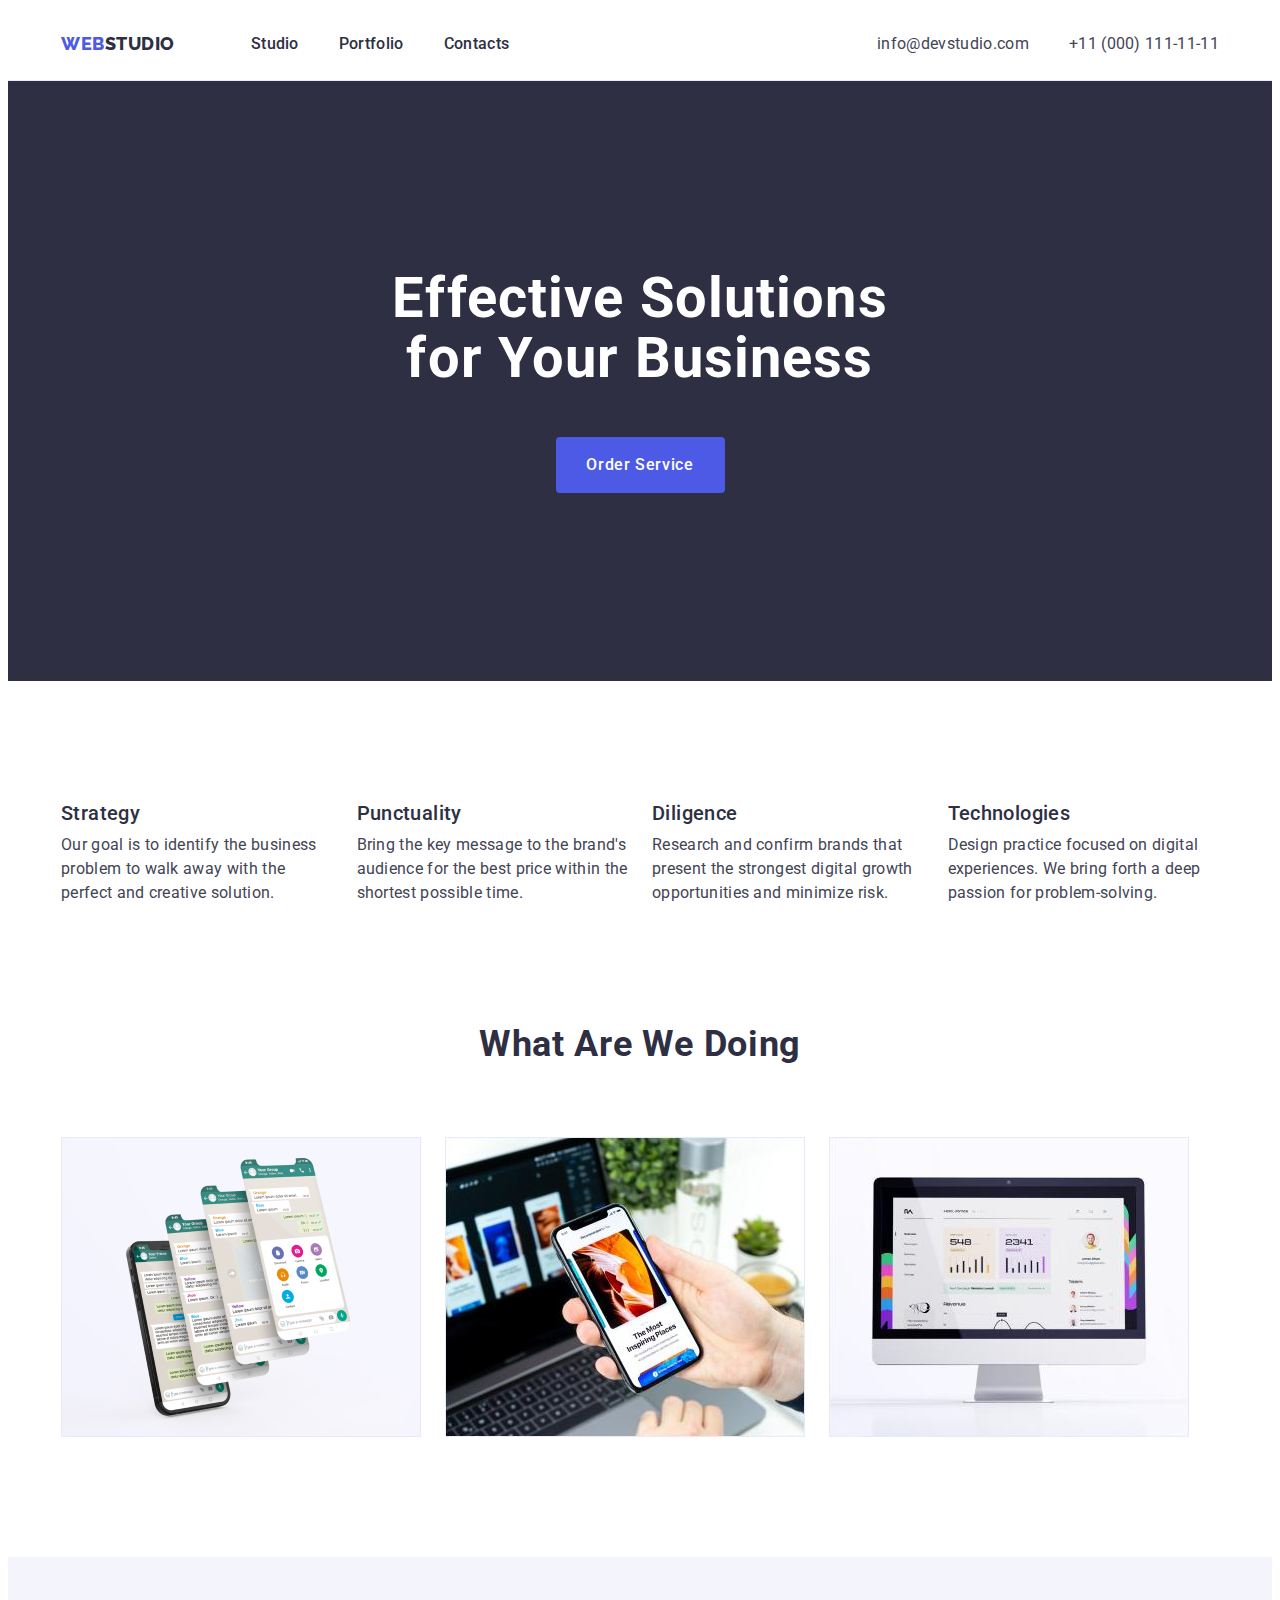
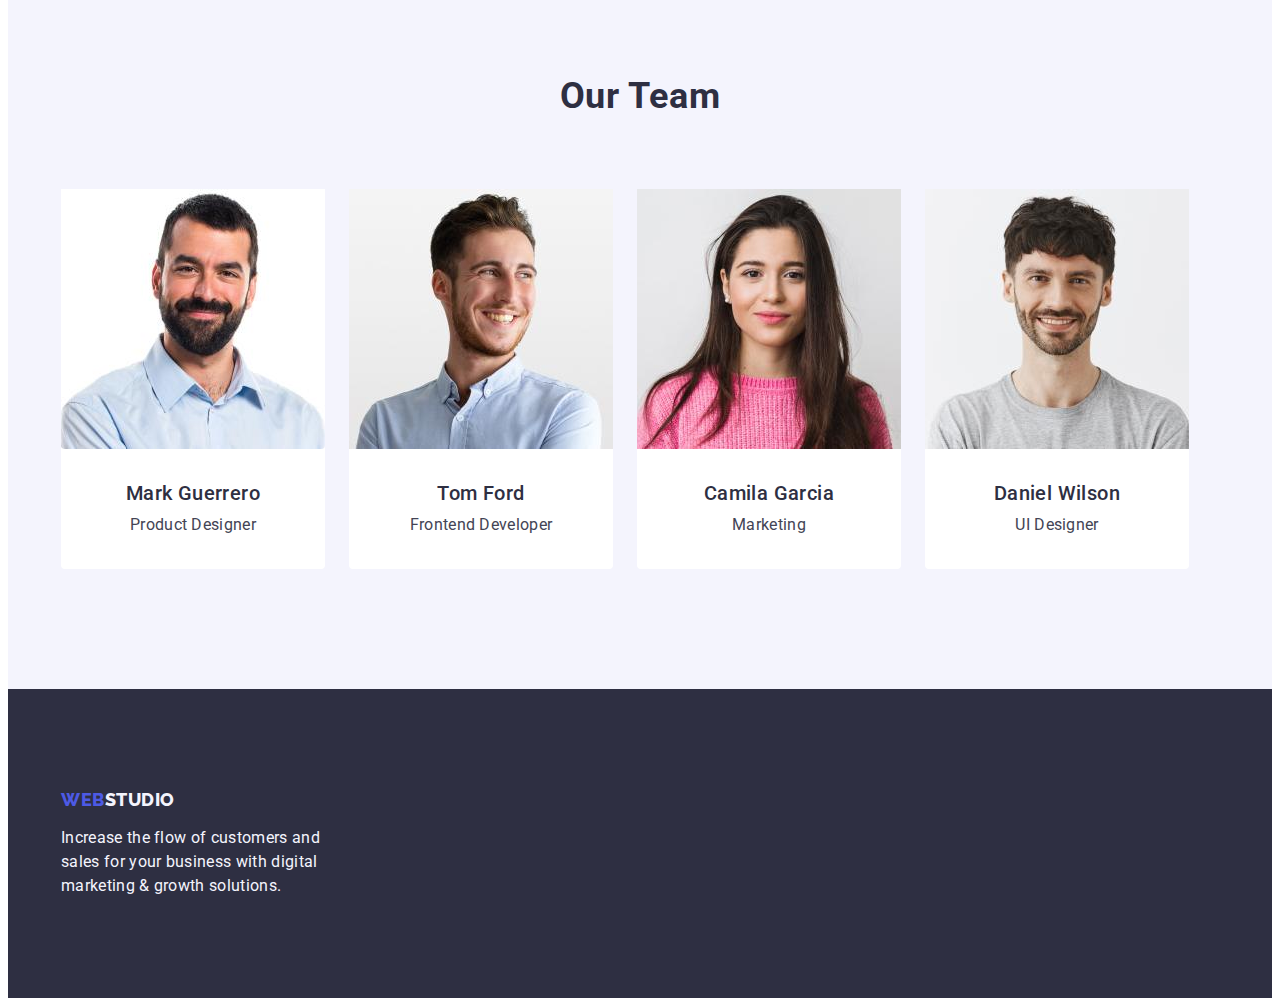
<file: index.html>
<!DOCTYPE html>
<html lang="en">
  <head>
    <meta charset="UTF-8" />
    <meta name="viewport" content="width=device-width, initial-scale=1.0" />
    <link rel="preconnect" href="https://fonts.googleapis.com" />
    <link rel="preconnect" href="https://fonts.gstatic.com" crossorigin />
    <link
      href="https://fonts.googleapis.com/css2?family=Raleway:wght@800&family=Roboto:wght@400;500;700&display=swap"
      rel="stylesheet"
    />
    <link
      rel="stylesheet"
      href="https://cdnjs.cloudflare.com/ajax/libs/modern-normalize/2.0.0/modern-normalize.min.css"
      integrity="sha512-4xo8blKMVCiXpTaLzQSLSw3KFOVPWhm/TRtuPVc4WG6kUgjH6J03IBuG7JZPkcWMxJ5huwaBpOpnwYElP/m6wg=="
      crossorigin="anonymous"
      referrerpolicy="no-referrer"
    />
    <link rel="stylesheet" href="./css/style.css" />
    <title>Web-Studio</title>
  </head>
  <body>
    <header class="header">
      <div class="container header-container">
        <nav class="list header-navigation">
          <a class="logo link" href="./index.html"
            >Web<span class="studio">Studio</span></a
          >
          <ul class="list list-header">
            <li>
              <a class="header-link link" href="./index.html">Studio</a>
            </li>
            <li>
              <a class="header-link link" href="./portfolio.html">Portfolio</a>
            </li>
            <li>
              <a class="header-link link" href="">Contacts</a>
            </li>
          </ul>
        </nav>

        <address>
          <ul class="list header-contacts-list">
            <li class="header-contacts-item">
              <a class="header-contacts link" href="mailto:info@devstudio.com"
                >info@devstudio.com</a
              >
            </li>
            <li class="header-contacts-item">
              <a class="header-contacts link" href="tel:+110001111111"
                >+11 (000) 111-11-11</a
              >
            </li>
          </ul>
        </address>
      </div>
    </header>

    <main>
      <section class="hero">
        <div class="container">
          <h1 class="hero-title">Effective Solutions for Your Business</h1>

          <button class="hero-btn" type="button">Order Service</button>
        </div>
      </section>

      <section class="studio">
        <div class="container">
          <h2 class="visually-hidden" id="Studio">Studio</h2>
          <ul class="list container-studio">
            <li class="studio-menu-item">
              <h3 class="studio-subtitle">Strategy</h3>
              <p class="studio-text">
                Our goal is to identify the business problem to walk away with
                the perfect and creative solution.
              </p>
            </li>
            <li class="studio-menu-item">
              <h3 class="studio-subtitle">Punctuality</h3>
              <p class="studio-text">
                Bring the key message to the brand's audience for the best price
                within the shortest possible time.
              </p>
            </li>
            <li class="studio-menu-item">
              <h3 class="studio-subtitle">Diligence</h3>
              <p class="studio-text">
                Research and confirm brands that present the strongest digital
                growth opportunities and minimize risk.
              </p>
            </li>
            <li class="studio-menu-item">
              <h3 class="studio-subtitle">Technologies</h3>
              <p class="studio-text">
                Design practice focused on digital experiences. We bring forth a
                deep passion for problem-solving.
              </p>
            </li>
          </ul>
        </div>
      </section>

      <section class="whatdoes">
        <div class="container">
          <h2 class="whatdoes-title">What are we doing</h2>
          <ul class="list container-whatdoes">
            <li class="whatdoes-menu-item">
              <img
                src="./images/Rectangle1.jpg"
                alt="Drawing Portfolio 1"
                width="360"
                height="300"
              />
            </li>
            <li class="whatdoes-menu-item">
              <img
                src="./images/Rectangle2.jpg"
                alt="Drawing Portfolio 2"
                width="360"
                height="300"
              />
            </li>
            <li class="whatdoes-menu-item">
              <img
                src="./images/Rectangle3.jpg"
                alt="Drawing Portfolio 3"
                width="360"
                height="300"
              />
            </li>
          </ul>
        </div>
      </section>

      <section class="ourteam">
        <div class="container">
          <h2 class="ourteam-title">Our Team</h2>
          <ul class="list container-ourteam">
            <li class="ourteam-meny-item">
              <img
                src="./images/Mark.jpg"
                alt="foto Mark"
                width="264"
                class="ourteam-meny-item"
                height="260"
              />
              <div class="ourteam-position">
                <h3 class="ourteam-subtitle">Mark Guerrero</h3>
                <p class="ourteam-text">Product Designer</p>
              </div>
            </li>
            <li class="ourteam-meny-item">
              <img
                src="./images/Tom.jpg"
                alt="foto Tom"
                width="264"
                height="260"
              />
              <div class="ourteam-position">
                <h3 class="ourteam-subtitle">Tom Ford</h3>
                <p class="ourteam-text">Frontend Developer</p>
              </div>
            </li>
            <li class="ourteam-meny-item">
              <img
                src="./images/Camila.jpg"
                alt="foto Camila"
                width="264"
                height="260"
              />
              <div class="ourteam-position">
                <h3 class="ourteam-subtitle">Camila Garcia</h3>
                <p class="ourteam-text">Marketing</p>
              </div>
            </li>
            <li class="ourteam-meny-item">
              <img
                src="./images/Daniel.jpg"
                alt="foto Daniel"
                width="264"
                height="260"
              />
              <div class="ourteam-position">
                <h3 class="ourteam-subtitle">Daniel Wilson</h3>
                <p class="ourteam-text">UI Designer</p>
              </div>
            </li>
          </ul>
        </div>
      </section>
    </main>
    <footer class="footer">
      <div class="container">
        <a class="footer-logo link" href="./index.html">
          Web<span class="footer-span">Studio</span></a
        >
        <p class="footer-text">
          Increase the flow of customers and sales for your business with
          digital marketing & growth solutions.
        </p>
      </div>
    </footer>
  </body>
</html>
</file>
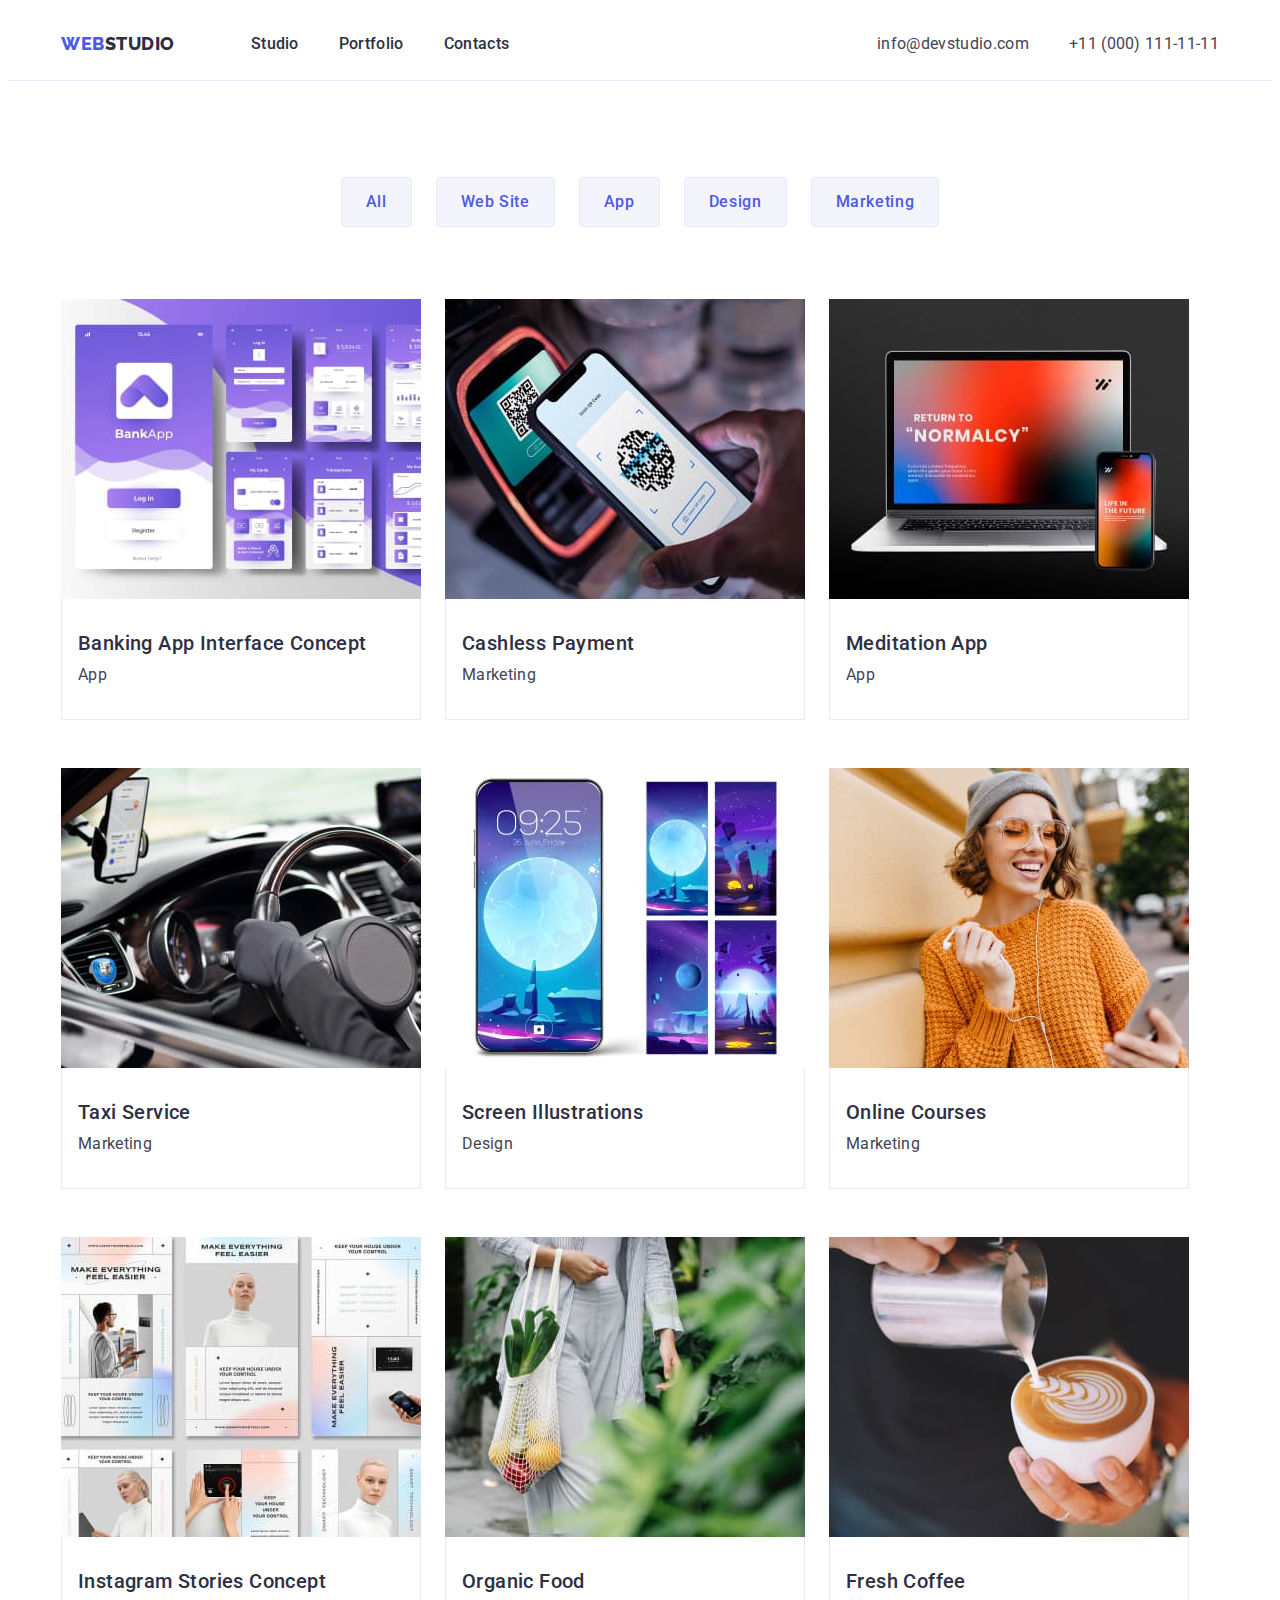
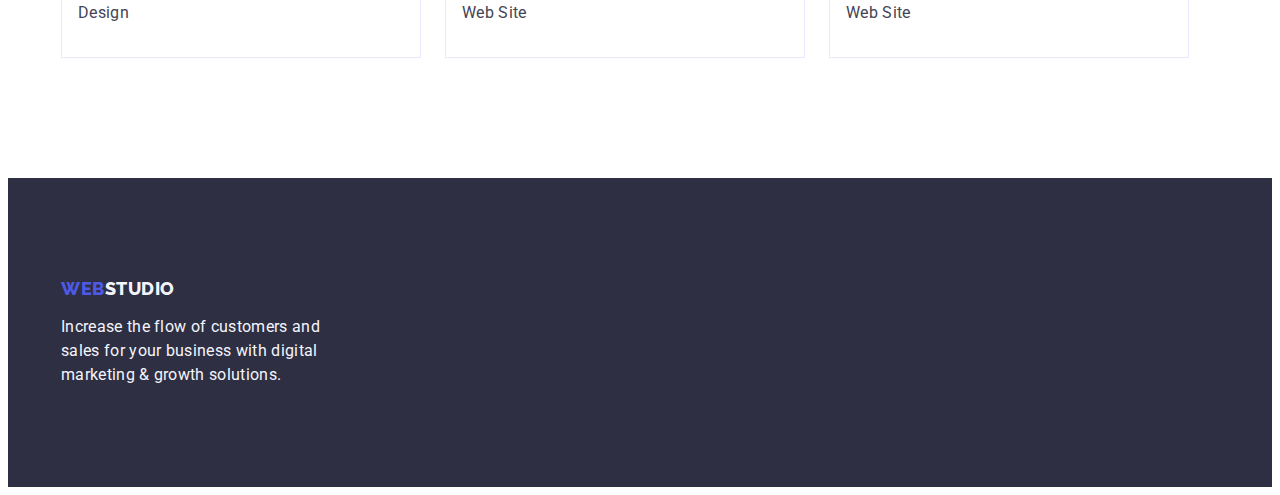
<file: portfolio.html>
<!DOCTYPE html>
<html lang="en">
  <head>
    <meta charset="UTF-8" />
    <meta name="viewport" content="width=device-width, initial-scale=1.0" />
    <link rel="preconnect" href="https://fonts.googleapis.com" />
    <link rel="preconnect" href="https://fonts.gstatic.com" crossorigin />
    <link
      href="https://fonts.googleapis.com/css2?family=Raleway:wght@800&family=Roboto:wght@400;500;700&display=swap"
      rel="stylesheet"
    />
    <link
      rel="stylesheet"
      href="https://cdnjs.cloudflare.com/ajax/libs/modern-normalize/2.0.0/modern-normalize.min.css"
      integrity="sha512-4xo8blKMVCiXpTaLzQSLSw3KFOVPWhm/TRtuPVc4WG6kUgjH6J03IBuG7JZPkcWMxJ5huwaBpOpnwYElP/m6wg=="
      crossorigin="anonymous"
      referrerpolicy="no-referrer"
    />
    <link rel="stylesheet" href="./css/style.css" />
    <title>Portfolio</title>
  </head>
  <body>
    <header class="header">
      <div class="container header-container">
        <nav class="list header-navigation">
          <a class="logo link" href="./index.html"
            >Web<span class="studio">Studio</span></a
          >
          <ul class="list list-header">
            <li>
              <a class="header-link link" href="./index.html">Studio</a>
            </li>
            <li>
              <a class="header-link link" href="./portfolio.html">Portfolio</a>
            </li>
            <li>
              <a class="header-link link" href="">Contacts</a>
            </li>
          </ul>
        </nav>

        <address>
          <ul class="list header-contacts-list">
            <li class="header-contacts-item">
              <a class="header-contacts link" href="mailto:info@devstudio.com"
                >info@devstudio.com</a
              >
            </li>
            <li class="header-contacts-item">
              <a class="header-contacts link" href="tel:+110001111111"
                >+11 (000) 111-11-11</a
              >
            </li>
          </ul>
        </address>
      </div>
    </header>

    <main>
      <section class="portfolio">
        <div class="container">
          <h1 class="visually-hidden">Portfolio</h1>
          <ul class="list portfolio-listbtn">
            <li>
              <button class="listbtn actv" type="button">All</button>
            </li>
            <li>
              <button class="listbtn actv" type="button">Web Site</button>
            </li>
            <li>
              <button class="listbtn actv" type="button">App</button>
            </li>
            <li>
              <button class="listbtn actv" type="button">Design</button>
            </li>
            <li>
              <button class="listbtn actv" type="button">Marketing</button>
            </li>
          </ul>
          <ul class="list portfolio-list-rowpictures">
            <li class="rowpictures-item">
              <a class="portfolio-link link" href="">
                <img
                  src="./images/mi1.jpg"
                  alt="foto mi1"
                  width="360"
                  height="300"
                />
                <div class="portfolio-name">
                  <h2 class="rowpictures-title">
                    Banking App Interface Concept
                  </h2>
                  <p class="rowpictures-text">App</p>
                </div>
              </a>
            </li>

            <li class="rowpictures-item">
              <a class="portfolio-link link" href="">
                <img
                  src="./images/mi2.jpg"
                  alt="foto mi2"
                  width="360"
                  height="300"
                />
                <div class="portfolio-name">
                  <h2 class="rowpictures-title">Cashless Payment</h2>
                  <p class="rowpictures-text">Marketing</p>
                </div>
              </a>
            </li>

            <li class="rowpictures-item">
              <a class="portfolio-link link" href="">
                <img
                  src="./images/mi3.jpg"
                  alt="foto mi3"
                  width="360"
                  height="300"
                />
                <div class="portfolio-name">
                  <h2 class="rowpictures-title">Meditation App</h2>
                  <p class="rowpictures-text">App</p>
                </div>
              </a>
            </li>

            <li class="rowpictures-item">
              <a class="portfolio-link link" href="">
                <img
                  src="./images/mi4.jpg"
                  alt="foto mi4"
                  width="360"
                  height="300"
                />
                <div class="portfolio-name">
                  <h2 class="rowpictures-title">Taxi Service</h2>
                  <p class="rowpictures-text">Marketing</p>
                </div>
              </a>
            </li>

            <li class="rowpictures-item">
              <a class="portfolio-link link" href="">
                <img
                  src="./images/mi5.jpg"
                  alt="foto mi5"
                  width="360"
                  height="300"
                />
                <div class="portfolio-name">
                  <h2 class="rowpictures-title">Screen Illustrations</h2>
                  <p class="rowpictures-text">Design</p>
                </div>
              </a>
            </li>

            <li class="rowpictures-item">
              <a class="portfolio-link link" href="">
                <img
                  src="./images/mi6.jpg"
                  alt="foto mi6"
                  width="360"
                  height="300"
                />
                <div class="portfolio-name">
                  <h2 class="rowpictures-title">Online Courses</h2>
                  <p class="rowpictures-text">Marketing</p>
                </div>
              </a>
            </li>

            <li class="rowpictures-item">
              <a class="portfolio-link link" href="">
                <img
                  src="./images/mi7.jpg"
                  alt="foto mi7"
                  width="360"
                  height="300"
                />
                <div class="portfolio-name">
                  <h2 class="rowpictures-title">Instagram Stories Concept</h2>
                  <p class="rowpictures-text">Design</p>
                </div>
              </a>
            </li>

            <li class="rowpictures-item">
              <a class="portfolio-link link" href="">
                <img
                  src="./images/mi8.jpg"
                  alt="foto mi8"
                  width="360"
                  height="300"
                />
                <div class="portfolio-name">
                  <h2 class="rowpictures-title">Organic Food</h2>
                  <p class="rowpictures-text">Web Site</p>
                </div>
              </a>
            </li>

            <li class="rowpictures-item">
              <a class="portfolio-link link" href="">
                <img
                  src="./images/mi9.jpg"
                  alt="foto mi9"
                  width="360"
                  height="300"
                />
                <div class="portfolio-name">
                  <h2 class="rowpictures-title">Fresh Coffee</h2>
                  <p class="rowpictures-text">Web Site</p>
                </div>
              </a>
            </li>
          </ul>
        </div>
      </section>
    </main>
    <footer class="footer">
      <div class="container">
        <a class="footer-logo link" href="./index.html">
          Web<span class="footer-span">Studio</span></a
        >
        <p class="footer-text">
          Increase the flow of customers and sales for your business with
          digital marketing & growth solutions.
        </p>
      </div>
    </footer>
  </body>
</html>
</file>
<file: css/style.css>
:root {
  --primari-color: #2e2f42;
  --second-color: #ffffff;
  --another-color: #4d5ae5;
  --text-color: #434455;
  --text-color-f: #f4f4fd;
  --color-border-btn: 1px solid #e7e9fc;
}
body {
  font-family: 'Roboto', sans-serif;
  color: #434455;
  background-color: var(--second-color);
}

p,
h1,
h2,
h3,
h4,
h5,
h6 {
  margin-top: 0;
  margin-bottom: 0;
}
a {
  text-decoration: none;
}
img {
  display: block;
}

.logo {
  font-family: 'Raleway', sans-serif;
  font-weight: 800;
  font-size: 18px;
  line-height: 1.17;
  text-transform: uppercase;
  letter-spacing: 0.03em;
  color: var(--another-color);
  margin-right: 76px;
}
.list {
  list-style-type: none;
  padding-left: 0;
  margin: 0;
}
.link {
  text-decoration: none;
}

.container {
  width: 100%;
  max-width: 1158px;
  padding-left: 15px;
  padding-right: 15px;
  margin: 0 auto;
  /* outline: 2px solid red; */
}
.header-container {
  display: flex;
  align-items: center;
}

.header-navigation {
  display: flex;
  align-items: center;
}
.header-link {
  padding: 24px 0;
}
.header-link.link {
  font-weight: 500;
  font-size: 16px;
  line-height: 1.5;
  letter-spacing: 0.02em;
  color: var(--primari-color);
}
.header-link.link:is(:hover, :focus) {
  color: #404bbf;
}
span {
  color: var(--primari-color);
}

.header {
  border-bottom: 1px solid #e7e9fc;
}

.list-header {
  display: flex;
  align-items: center;
  gap: 40px;
  padding: 24px 0;
  margin: 0;
}

.header-contacts.link {
  font-weight: 400;
  font-size: 16px;
  line-height: 1.5;
  letter-spacing: 0.02em;
  color: #434455;
}
.header-contacts-list {
  display: flex;
  align-items: center;
  gap: 40px;
  margin: 0;
  padding: 0;
}

address {
  font-style: normal;
  margin-left: auto;
}
.header-contacts.link:is(:hover, :focus) {
  color: #404bbf;
}

.hero {
  background-color: var(--primari-color);
  padding: 188px 0;
}

.hero-title {
  font-weight: 700;
  font-size: 56px;
  line-height: 1.07;
  letter-spacing: 0.02em;
  text-align: center;
  color: var(--second-color);
  max-width: 496px;
  margin: 0 auto;
  margin-bottom: 48px;
}

.hero-btn {
  font-family: 'Roboto', sans-serif;
  font-weight: 500;
  font-size: 16px;
  line-height: 1.5;
  letter-spacing: 0.04em;
  cursor: pointer;
  color: var(--second-color);
  background-color: #4d5ae5;
  display: block;
  margin: 0 auto;
  min-width: 169px;
  height: 56px;
  border: none;
  border-radius: 4px;
}
.hero-btn:is(:hover, :focus) {
  background-color: #404bbf;
}
.studio {
  padding: 120px 0;
}

.visually-hidden {
  position: absolute;
  width: 1px;
  height: 1px;
  margin: -1px;
  border: 0;
  padding: 0;

  white-space: nowrap;
  clip-path: inset(100%);
  clip: rect(0 0 0 0);
  overflow: hidden;
}

.container-studio {
  display: flex;
  gap: 24px;
}
.studio-menu-item {
  width: calc((100% - 72px) / 4);
}
.studio-subtitle {
  font-weight: 500;
  font-size: 20px;
  line-height: 1.2;
  letter-spacing: 0.02em;
  color: var(--primari-color);
  margin-bottom: 8px;
}
.studio-text {
  display: flex;
  font-weight: 400;
  font-size: 16px;
  line-height: 1.5;
  letter-spacing: 0.02em;
  color: var(--text-color);
}
.whatdoes {
  padding-bottom: 120px;
}
.container-whatdoes {
  display: flex;
  gap: 24px;
  margin-right: 0;
  padding: 0;
  margin: 0;
}

.whatdoes-title {
  font-weight: 700;
  font-size: 36px;
  line-height: 1.11;
  letter-spacing: 0.02em;
  text-transform: capitalize;
  text-align: center;
  color: var(--primari-color);
  margin-bottom: 72px;
}

.ourteam {
  background-color: var(--text-color-f);
  padding: 120px 0;
}
.container-ourteam {
  display: flex;
  gap: 24px;
  margin: 0;
  padding-left: 0;
}
.ourteam-title {
  font-weight: 700;
  font-size: 36px;
  line-height: 1.11;
  letter-spacing: 0.02em;
  text-transform: capitalize;
  text-align: center;
  color: var(--primari-color);
  margin-bottom: 72px;
}
.ourteam-meny-item {
  background-color: #ffffff;
  border-radius: 0px 0px 4px 4px;
}

.ourteam-subtitle {
  font-weight: 500;
  font-size: 20px;
  line-height: 1.2;
  letter-spacing: 0.02em;
  color: var(--primari-color);
  text-align: center;
  margin-bottom: 8px;
}
.ourteam-text {
  font-weight: 400;
  font-size: 16px;
  line-height: 1.5;
  letter-spacing: 0.02em;
  color: #434455;
  text-align: center;
}
.ourteam-position {
  padding: 32px 16px;
}

.footer {
  background-color: var(--primari-color);
  padding: 100px 0;
}
.footer-logo {
  display: inline-block;
  margin-bottom: 16px;
}

.footer-logo.link {
  font-family: 'Raleway', sans-serif;
  font-weight: 800;
  font-size: 18px;
  text-transform: uppercase;
  letter-spacing: 0.03em;
  line-height: 1.17;
  color: var(--another-color);
}
.footer-logo span {
  color: var(--another-color);
}
.link {
  text-decoration: none;
  letter-spacing: 0.03em;
}
.footer .footer-span {
  color: #f4f4fd;
}
.footer-text {
  font-weight: 400;
  font-size: 16px;
  line-height: 1.5;
  letter-spacing: 0.02em;
  color: var(--text-color-f);
}
/*--------------------- portfolio -----------------*/
.listbtn {
  font-family: 'Roboto', sans-serif;
  font-weight: 500;
  font-size: 16px;
  line-height: 1.5;
  letter-spacing: 0.04em;
  background-color: var(--text-color-f);
  cursor: pointer;
  color: var(--another-color);
  border-radius: 4px;
  padding: 12px 24px;
  border: var(--color-border-btn);
}

.listbtn.actv:is(:hover, :focus) {
  background-color: #404bbf;
  color: #ffffff;
  border: 1px solid transparent;
}

.rowpictures-title {
  font-weight: 500;
  font-size: 20px;
  line-height: 1.2;
  letter-spacing: 0.02em;
  color: var(--primari-color);
  margin-bottom: 8px;
}
.rowpictures-text {
  font-weight: 400;
  font-size: 16px;
  line-height: 1.5;
  letter-spacing: 0.02em;
  color: var(--text-color);
}
.portfolio {
  padding-top: 96px;
  padding-bottom: 120px;
}
.portfolio-listbtn {
  display: flex;
  margin-bottom: 72px;
  gap: 24px;
  justify-content: center;
  padding-left: 0;
}

.portfolio-list-rowpictures {
  display: flex;
  flex-wrap: wrap;
  gap: 24px;
  row-gap: 48px;
}

.portfolio-name {
  padding: 32px 16px;
  border: 1px solid #e7e9fc;
  border-top: none;
}
.footer-text {
  max-width: 264px;
}
</file>
